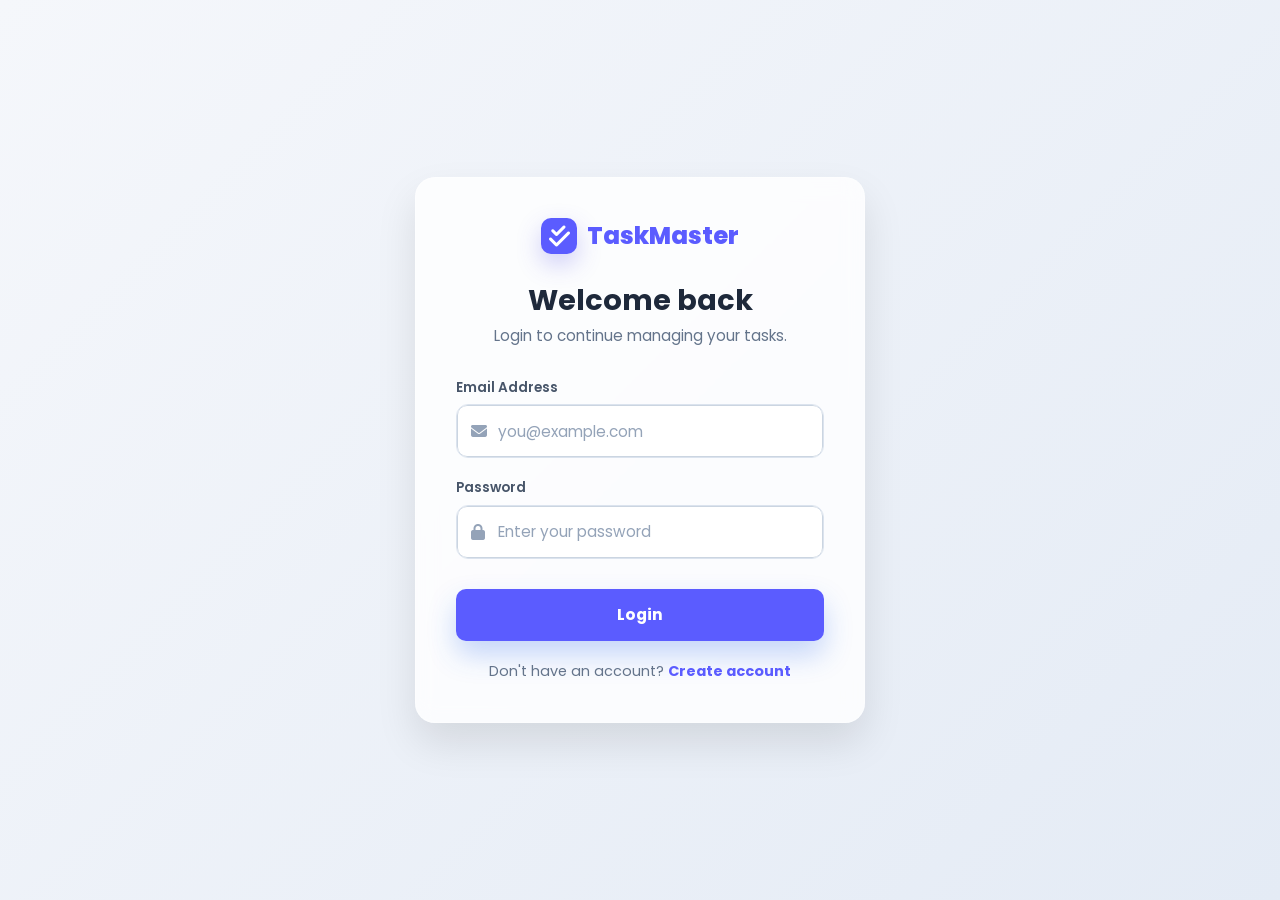
<file: login.html>
<!DOCTYPE html>
<html lang="en">
<head>
    <meta charset="UTF-8">
    <meta name="viewport" content="width=device-width, initial-scale=1.0">
    <title>Login - TaskMaster</title>
    <link rel="preconnect" href="https://fonts.googleapis.com">
    <link rel="preconnect" href="https://fonts.gstatic.com" crossorigin>
    <link href="https://fonts.googleapis.com/css2?family=Poppins:wght@400;500;600&display=swap" rel="stylesheet">
    <link rel="stylesheet" href="https://cdnjs.cloudflare.com/ajax/libs/font-awesome/6.4.0/css/all.min.css">
    <link rel="stylesheet" href="css/styles.css?v=7">
</head>
<body class="clean-auth-body">
    <main class="clean-auth-page">
        <section class="clean-auth-card">
            <a class="clean-brand" href="index.html">
                <span><i class="fas fa-check-double"></i></span>
                TaskMaster
            </a>
            <div class="clean-auth-header">
                <h1>Welcome back</h1>
                <p>Login to continue managing your tasks.</p>
            </div>
            <form class="clean-auth-form" id="loginForm">
                <div class="clean-field">
                    <label for="email">Email Address</label>
                    <div class="clean-input">
                        <i class="fas fa-envelope"></i>
                        <input type="email" id="email" name="email" required placeholder="you@example.com">
                    </div>
                </div>
                <div class="clean-field">
                    <label for="password">Password</label>
                    <div class="clean-input">
                        <i class="fas fa-lock"></i>
                        <input type="password" id="password" name="password" required placeholder="Enter your password">
                    </div>
                </div>
                <button type="submit" class="clean-primary-btn">Login</button>
            </form>
            <p class="clean-auth-switch">
                Don't have an account? <a href="register.html">Create account</a>
            </p>
        </section>
    </main>
    <script src="js/auth.js"></script>
</body>
</html>
</file>
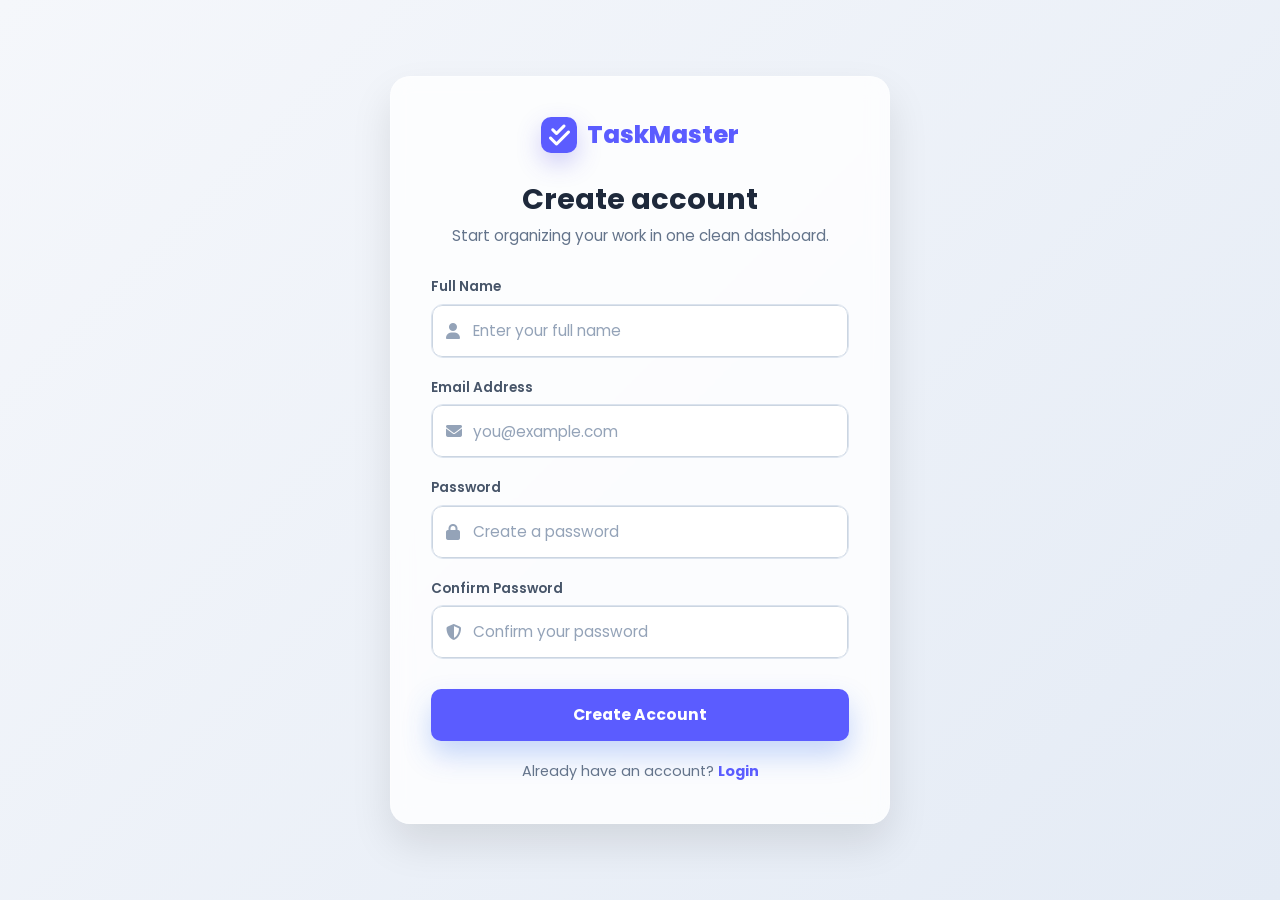
<file: register.html>
<!DOCTYPE html>
<html lang="en">
<head>
    <meta charset="UTF-8">
    <meta name="viewport" content="width=device-width, initial-scale=1.0">
    <title>Register - TaskMaster</title>
    <link rel="preconnect" href="https://fonts.googleapis.com">
    <link rel="preconnect" href="https://fonts.gstatic.com" crossorigin>
    <link href="https://fonts.googleapis.com/css2?family=Poppins:wght@400;500;600&display=swap" rel="stylesheet">
    <link rel="stylesheet" href="https://cdnjs.cloudflare.com/ajax/libs/font-awesome/6.4.0/css/all.min.css">
    <link rel="stylesheet" href="css/styles.css?v=11">
</head>
<body class="clean-auth-body">
    <main class="clean-auth-page">
        <section class="clean-auth-card register-card">
            <a class="clean-brand" href="index.html">
                <span><i class="fas fa-check-double"></i></span>
                TaskMaster
            </a>
            <div class="clean-auth-header">
                <h1>Create account</h1>
                <p>Start organizing your work in one clean dashboard.</p>
            </div>
            <form class="clean-auth-form" id="registerForm">
                <div class="clean-field">
                    <label for="fullName">Full Name</label>
                    <div class="clean-input">
                        <i class="fas fa-user"></i>
                        <input type="text" id="fullName" name="fullName" required placeholder="Enter your full name">
                    </div>
                </div>
                <div class="clean-field">
                    <label for="email">Email Address</label>
                    <div class="clean-input">
                        <i class="fas fa-envelope"></i>
                        <input type="email" id="email" name="email" required placeholder="you@example.com">
                    </div>
                </div>
                <div class="clean-field">
                    <label for="password">Password</label>
                    <div class="clean-input">
                        <i class="fas fa-lock"></i>
                        <input type="password" id="password" name="password" required placeholder="Create a password">
                    </div>
                </div>
                <div class="clean-field">
                    <label for="confirmPassword">Confirm Password</label>
                    <div class="clean-input">
                        <i class="fas fa-shield-alt"></i>
                        <input type="password" id="confirmPassword" name="confirmPassword" required placeholder="Confirm your password">
                    </div>
                </div>
                <button type="submit" class="clean-primary-btn">Create Account</button>
            </form>
            <p class="clean-auth-switch">
                Already have an account? <a href="login.html">Login</a>
            </p>
        </section>
    </main>
    <script src="js/auth.js"></script>
</body>
</html>
</file>
<file: css/styles.css>
* {
    box-sizing: border-box;
    margin: 0;
    padding: 0;
}

:root {
    --ink: #202338;
    --muted: #8b91a8;
    --soft: #f4f6fd;
    --line: #e7eaf5;
    --white: #ffffff;
    --blue: #2528d9;
    --blue-soft: #edf0ff;
    --violet: #5b5cff;
    --coral: #ff6269;
    --coral-dark: #f14d56;
    --green: #22c55e;
    --red: #ef4444;
    --yellow: #f59e0b;
    --shadow: 0 18px 45px rgba(51, 62, 99, 0.13);
    --small-shadow: 0 9px 20px rgba(51, 62, 99, 0.1);
    --radius: 8px;
}

body {
    min-height: 100vh;
    color: var(--ink);
    background: #f6f8ff;
    font-family: "Poppins", Arial, sans-serif;
    line-height: 1.5;
}

button,
input,
select {
    font: inherit;
}

button {
    cursor: pointer;
}

a {
    color: inherit;
}

/* Auth pages */
.auth-body {
    overflow-x: hidden;
    background: #fff;
}

.auth-split {
    min-height: 100vh;
    display: grid;
    grid-template-columns: 1.45fr 1fr;
}

.auth-visual {
    position: relative;
    min-height: 100vh;
    overflow: hidden;
    padding: 80px 0 48px 112px;
    color: #fff;
    background:
        linear-gradient(135deg, rgba(255, 255, 255, 0.06), transparent 45%),
        linear-gradient(160deg, #3332e6 0%, #1417ac 100%);
}

.auth-visual::before,
.auth-visual::after,
.visual-rings {
    content: "";
    position: absolute;
    border: 1px solid rgba(255, 255, 255, 0.11);
    border-radius: 42px;
    transform: rotate(-24deg);
}

.auth-visual::before {
    width: 560px;
    height: 560px;
    left: 95px;
    top: 70px;
}

.auth-visual::after {
    width: 650px;
    height: 650px;
    left: 125px;
    top: 120px;
}

.visual-rings {
    width: 740px;
    height: 740px;
    left: 165px;
    top: 170px;
}

.spark-mark {
    position: relative;
    z-index: 1;
    margin-bottom: 72px;
    font-size: 4.8rem;
    line-height: 1;
}

.visual-copy {
    position: relative;
    z-index: 1;
    max-width: 460px;
}

.visual-copy h1 {
    margin-bottom: 28px;
    font-size: clamp(3rem, 6vw, 4.8rem);
    line-height: 1.08;
    font-weight: 700;
}

.visual-copy p {
    max-width: 390px;
    color: rgba(255, 255, 255, 0.84);
    font-size: 1.1rem;
}

.visual-footer {
    position: absolute;
    z-index: 1;
    bottom: 28px;
    left: 112px;
    color: rgba(255, 255, 255, 0.45);
}

.auth-panel {
    min-height: 100vh;
    display: flex;
    flex-direction: column;
    justify-content: center;
    padding: 58px 48px;
    background: #fff;
}

.auth-brand {
    margin-bottom: 54px;
    color: #1d1d1f;
    font-size: 1.55rem;
    font-weight: 800;
}

.auth-card {
    width: min(100%, 420px);
}

.auth-card.compact {
    margin: 0 auto;
}

.auth-header {
    margin-bottom: 28px;
}

.auth-header.centered {
    text-align: center;
}

.auth-header h1 {
    margin-bottom: 8px;
    color: #1d1d1f;
    font-size: 2.15rem;
    line-height: 1.12;
}

.auth-header p {
    color: #535760;
    font-size: 0.9rem;
}

.auth-header a,
.auth-footer a {
    color: #171717;
    font-weight: 800;
}

.auth-form {
    display: grid;
    gap: 18px;
}

.field-line input {
    width: 100%;
    height: 46px;
    border: 0;
    border-bottom: 2px solid #b7b7b7;
    outline: none;
    color: #1d1d1f;
    background: transparent;
    font-size: 0.95rem;
}

.field-line input:focus {
    border-color: #111;
}

.auth-primary-btn,
.auth-google-btn {
    width: 100%;
    min-height: 46px;
    border-radius: 5px;
    font-weight: 800;
    transition: background 160ms ease, border-color 160ms ease, color 160ms ease;
}

.auth-primary-btn {
    margin-top: 6px;
    color: #fff;
    background: #202020;
    border: 1px solid #202020;
}

.auth-primary-btn:hover {
    background: #000;
}

.auth-google-btn {
    display: inline-flex;
    align-items: center;
    justify-content: center;
    gap: 12px;
    color: #1f2937;
    background: #fff;
    border: 1px solid #d9d9d9;
}

.auth-google-btn:hover {
    background: #f7f7f7;
}

.auth-google-btn i {
    color: #4285f4;
    font-size: 1.05rem;
}

.auth-footer {
    display: flex;
    justify-content: center;
    gap: 12px;
    margin-top: 24px;
    color: #b0b0b0;
    font-size: 0.82rem;
}

.auth-body-light {
    background: #eef3ff;
}

.auth-split-reverse {
    grid-template-columns: 0.95fr 1fr;
    min-height: calc(100vh - 12px);
    margin: 6px;
    overflow: hidden;
    border: 1px solid #cbd8ff;
    border-radius: 4px;
    background: #fff;
}

.auth-panel-wide {
    padding: 54px 58px;
}

.auth-logo-row {
    display: flex;
    align-items: center;
    justify-content: center;
    gap: 12px;
    margin-bottom: 38px;
    font-size: 1.35rem;
}

.logo-chip {
    width: 34px;
    height: 34px;
    display: grid;
    place-items: center;
    color: #fff;
    background: var(--violet);
    border-radius: 4px;
}

.auth-panel-wide .auth-card {
    width: min(100%, 430px);
}

.auth-panel-wide .auth-header h1 {
    color: #323a50;
    font-size: 2.35rem;
}

.divider {
    display: flex;
    align-items: center;
    gap: 16px;
    margin: 22px 0;
    color: #c3c7d4;
    font-size: 0.73rem;
    font-weight: 800;
    letter-spacing: 1.8px;
    text-transform: uppercase;
}

.divider::before,
.divider::after {
    content: "";
    height: 1px;
    flex: 1;
    background: var(--line);
}

.form-group label {
    display: block;
    margin-bottom: 8px;
    color: #273044;
    font-size: 0.86rem;
    font-weight: 700;
}

.form-group input {
    width: 100%;
    min-height: 48px;
    padding: 0 16px;
    color: var(--ink);
    background: #fff;
    border: 1px solid #e2e6f0;
    border-radius: 3px;
    outline: none;
}

.form-group input:focus {
    border-color: var(--violet);
    box-shadow: 0 0 0 4px rgba(91, 92, 255, 0.1);
}

.auth-panel-wide .auth-primary-btn {
    background: var(--violet);
    border-color: var(--violet);
}

.auth-panel-wide .auth-primary-btn:hover {
    background: #494bf2;
}

.academy-visual {
    position: relative;
    display: flex;
    align-items: center;
    justify-content: center;
    overflow: hidden;
    background: linear-gradient(180deg, #f0f4ff 0%, #e9efff 100%);
}

.academy-copy {
    position: absolute;
    top: 58px;
    right: 58px;
    width: 270px;
    text-align: right;
}

.academy-copy strong {
    display: block;
    margin-bottom: 14px;
    color: #394056;
}

.academy-copy p {
    margin-bottom: 18px;
    color: #a1a8ba;
    font-size: 0.85rem;
}

.academy-copy a {
    display: inline-flex;
    min-height: 30px;
    align-items: center;
    padding: 0 16px;
    color: #687086;
    border: 1px solid #b8bfd1;
    text-decoration: none;
    font-size: 0.72rem;
    font-weight: 800;
    text-transform: uppercase;
}

.desk-illustration {
    position: relative;
    width: 470px;
    height: 430px;
    margin-top: 92px;
}

.desk {
    position: absolute;
    left: 42px;
    top: 255px;
    width: 330px;
    height: 18px;
    background: #8aa3ff;
    border-radius: 999px;
}

.desk::before,
.desk::after {
    content: "";
    position: absolute;
    top: 16px;
    width: 8px;
    height: 130px;
    background: #9fb3ff;
    border-radius: 999px;
}

.desk::before {
    left: 42px;
    transform: rotate(12deg);
}

.desk::after {
    right: 42px;
    transform: rotate(-12deg);
}

.person {
    position: absolute;
    left: 170px;
    top: 105px;
    width: 86px;
    height: 190px;
    background: linear-gradient(180deg, #d84691 0 42%, #343b5c 42% 100%);
    border-radius: 44px 44px 18px 18px;
}

.person::before {
    content: "";
    position: absolute;
    top: -58px;
    left: 22px;
    width: 52px;
    height: 58px;
    background: #ffe0d6;
    border-radius: 45% 45% 48% 48%;
    box-shadow: -14px -7px 0 #303852;
}

.person::after {
    content: "";
    position: absolute;
    bottom: -78px;
    left: 22px;
    width: 122px;
    height: 86px;
    border-left: 18px solid #303852;
    border-bottom: 18px solid #303852;
    transform: rotate(-12deg);
}

.screen {
    position: absolute;
    left: 230px;
    top: 145px;
    width: 135px;
    height: 92px;
    background: #fff;
    border-radius: 8px;
    box-shadow: var(--small-shadow);
}

.screen::before {
    content: "";
    position: absolute;
    left: 22px;
    top: 24px;
    width: 42px;
    height: 42px;
    background: linear-gradient(90deg, #d84691 50%, #f7c6df 50%);
}

.screen::after {
    content: "";
    position: absolute;
    right: 22px;
    top: 25px;
    width: 40px;
    height: 40px;
    background: #2ed5bd;
    border-radius: 50%;
}

.plant {
    position: absolute;
    right: 40px;
    bottom: 46px;
    width: 66px;
    height: 78px;
    background: #313a55;
    clip-path: polygon(16% 0, 84% 0, 70% 100%, 30% 100%);
}

.plant::before {
    content: "";
    position: absolute;
    left: -12px;
    top: -78px;
    width: 92px;
    height: 92px;
    background: #2dcf83;
    border-radius: 80% 0 80% 0;
    transform: rotate(45deg);
}

/* Dashboard pages */
.dashboard-body {
    background: #f4f7ff;
}

.dashboard-shell {
    min-height: 100vh;
    display: grid;
    grid-template-columns: 1fr !important;
}

.topbar.glass-header {
    position: sticky;
    top: 0;
    z-index: 100;
    height: 70px;
    display: flex;
    align-items: center;
    justify-content: space-between;
    padding: 0 30px;
    color: #fff;
    background: linear-gradient(135deg, rgba(37, 40, 217, 0.9), rgba(91, 92, 255, 0.9));
    backdrop-filter: blur(10px);
    border-bottom: 1px solid rgba(255, 255, 255, 0.1);
    box-shadow: 0 4px 20px rgba(0, 0, 0, 0.05);
}

.horizontal-nav {
    display: flex;
    gap: 20px;
    list-style: none;
}

.horizontal-nav a {
    color: rgba(255, 255, 255, 0.8);
    text-decoration: none;
    font-weight: 600;
    padding: 8px 16px;
    border-radius: 20px;
    transition: all 0.3s ease;
}

.horizontal-nav li.active a,
.horizontal-nav a:hover {
    color: #fff;
    background: rgba(255, 255, 255, 0.2);
}

.full-width-content {
    max-width: 1200px;
    margin: 30px auto;
    padding: 0 20px;
}

.header-right {
    display: flex;
    align-items: center;
    gap: 20px;
}

.mini-avatar {
    width: 32px;
    height: 32px;
    border-radius: 50%;
    background: #fff;
    color: var(--blue);
    display: grid;
    place-items: center;
    font-weight: bold;
    font-size: 0.8rem;
}

.auth-buttons {
    display: flex;
    align-items: center;
    gap: 10px;
}

.username {
    color: #fff;
    font-weight: 600;
    display: flex;
    align-items: center;
    gap: 5px;
}

.auth-btn {
    color: #fff;
    text-decoration: none;
    padding: 6px 12px;
    border-radius: 15px;
    background: rgba(255, 255, 255, 0.2);
    transition: all 0.3s ease;
    display: flex;
    align-items: center;
    gap: 5px;
}

.auth-btn:hover {
    background: rgba(255, 255, 255, 0.3);
}

.brand-word {
    color: #fff;
    font-size: 1.55rem;
    font-weight: 800;
    display: flex;
    align-items: center;
    gap: 10px;
}

.brand-word span {
    color: #fff;
}

.profile-card {
    display: grid;
    justify-items: center;
    gap: 6px;
    margin-bottom: 22px;
    text-align: center;
}

.avatar {
    width: 68px;
    height: 68px;
    display: grid;
    place-items: center;
    color: var(--coral);
    background: #fff;
    border: 4px solid rgba(255, 255, 255, 0.42);
    border-radius: 50%;
    font-size: 1.2rem;
    font-weight: 800;
}

.profile-card strong {
    font-size: 0.93rem;
}

.profile-card span {
    color: rgba(255, 255, 255, 0.76);
    font-size: 0.76rem;
}

.nav-links {
    display: flex !important;
    gap: 20px !important;
    list-style: none;
}

.nav-links a {
    min-height: 48px;
    display: flex;
    align-items: center;
    gap: 12px;
    padding: 0 16px;
    color: rgba(255, 255, 255, 0.8);
    border-radius: 30px;
    text-decoration: none;
    font-size: 0.9rem;
    font-weight: 600;
    transition: all 0.3s cubic-bezier(0.4, 0, 0.2, 1);
}

.nav-links li.active a,
.nav-links a:hover {
    color: #fff;
    background: rgba(255, 255, 255, 0.2);
    box-shadow: 0 4px 15px rgba(0, 0, 0, 0.05);
}

.sidebar .auth-buttons {
    display: grid;
    gap: 10px;
    margin-top: auto;
}

.auth-buttons .auth-btn,
.auth-btn {
    min-height: 42px;
    display: flex;
    align-items: center;
    justify-content: center;
    gap: 8px;
    border-radius: var(--radius);
    text-decoration: none;
    font-size: 0.82rem;
    font-weight: 800;
}

.sidebar .auth-buttons .auth-btn {
    color: var(--coral);
    background: #fff;
}

.username {
    display: flex;
    justify-content: center;
    color: #fff;
    font-size: 0.82rem;
    font-weight: 700;
}

.dashboard-main {
    min-width: 0;
}

.topbar {
    display: flex;
    align-items: center;
    justify-content: space-between;
    gap: 20px;
    margin-bottom: 28px;
}

.search-pill {
    width: min(520px, 100%);
    min-height: 40px;
    display: grid;
    grid-template-columns: 1fr 40px;
    overflow: hidden;
    background: #fff;
    border: 1px solid var(--line);
    border-radius: 6px;
    box-shadow: var(--small-shadow);
}

.search-pill input {
    min-width: 0;
    border: 0;
    outline: none;
    padding: 0 16px;
    color: var(--ink);
}

.search-pill button,
.top-actions button {
    border: 0;
    color: #fff;
    background: var(--coral);
}

.top-actions {
    display: flex;
    align-items: center;
    gap: 12px;
}

.top-actions button {
    width: 38px;
    height: 38px;
    border-radius: 7px;
}

.top-actions span {
    color: #30364b;
    font-size: 0.72rem;
    line-height: 1.15;
}

.top-actions strong {
    color: #2a72e8;
}

.welcome-row {
    display: flex;
    align-items: center;
    justify-content: space-between;
    gap: 18px;
    margin-bottom: 28px;
}

.welcome-row h1 {
    color: #111;
    font-size: clamp(1.45rem, 3vw, 2.05rem);
    font-weight: 600;
}

.welcome-row h1::after {
    content: " 👋";
}

.team-stack {
    display: flex;
    align-items: center;
    gap: 8px;
}

.team-stack span {
    width: 28px;
    height: 28px;
    margin-left: -12px;
    background: linear-gradient(135deg, #27304f, #ffb86b);
    border: 2px solid #fff;
    border-radius: 50%;
}

.team-stack span:first-child {
    margin-left: 0;
}

.team-stack span:nth-child(2) {
    background: linear-gradient(135deg, #3659ff, #70e1f5);
}

.team-stack span:nth-child(3) {
    background: linear-gradient(135deg, #913cf4, #ff7aad);
}

.team-stack span:nth-child(4) {
    background: linear-gradient(135deg, #111827, #94a3b8);
}

.team-stack button {
    min-height: 32px;
    padding: 0 13px;
    color: var(--coral);
    background: #fff;
    border: 1px solid #ffd3d6;
    border-radius: 6px;
    font-size: 0.78rem;
    font-weight: 800;
}

.container {
    width: min(100%, 1000px);
    margin: 0 auto;
    padding: 22px;
    background: rgba(255, 255, 255, 0.74);
    border: 1px solid #d9deed;
    box-shadow: var(--shadow);
}

.task-dashboard-card,
.analytics-dashboard-card {
    width: min(100%, 930px);
}

.section-title {
    display: flex;
    align-items: center;
    justify-content: space-between;
    gap: 14px;
    margin-bottom: 18px;
    color: var(--coral);
    font-size: 0.94rem;
    font-weight: 800;
}

.section-title small {
    color: var(--muted);
    font-size: 0.76rem;
    font-weight: 600;
}

.task-form {
    display: grid;
    grid-template-columns: minmax(180px, 1fr) 150px 145px 128px;
    gap: 12px;
    margin-bottom: 18px;
}

.task-form input,
.task-form select,
.controls select {
    min-height: 42px;
    padding: 0 12px;
    color: #30364b;
    background: #fff;
    border: 1px solid var(--line);
    border-radius: 6px;
    outline: none;
}

.task-form input:focus,
.task-form select:focus,
.controls select:focus {
    border-color: var(--coral);
    box-shadow: 0 0 0 3px rgba(255, 98, 105, 0.12);
}

.add-btn {
    min-height: 42px;
    display: inline-flex;
    align-items: center;
    justify-content: center;
    gap: 8px;
    color: #fff;
    background: var(--coral);
    border: 0;
    border-radius: 6px;
    font-weight: 800;
}

.add-btn:hover {
    background: var(--coral-dark);
}

.controls {
    display: flex;
    justify-content: space-between;
    gap: 14px;
    margin-bottom: 20px;
}

.filters {
    display: flex;
    flex-wrap: wrap;
    gap: 8px;
}

.filter-btn {
    min-height: 38px;
    display: inline-flex;
    align-items: center;
    gap: 8px;
    padding: 0 13px;
    color: var(--coral);
    background: #fff;
    border: 1px solid #ffd3d6;
    border-radius: 6px;
    font-weight: 800;
}

.filter-btn.active,
.filter-btn:hover {
    color: #fff;
    background: var(--coral);
}

.task-list {
    width: 100% !important;
    display: flex;
    flex-direction: column;
    gap: 14px;
    align-items: stretch !important;
}

.task-item {
    width: 100%;
    min-height: 118px;
    display: grid;
    gap: 12px;
    padding: 16px;
    background: #fff;
    border: 1px solid #dfe4f1;
    border-radius: var(--radius);
    box-shadow: var(--small-shadow);
}

.task-content {
    display: flex;
    align-items: flex-start;
    gap: 9px;
    flex-wrap: wrap;
}

.complete-btn {
    width: 24px;
    height: 24px;
    display: grid;
    place-items: center;
    flex: 0 0 auto;
    color: #fff;
    background: #fff;
    border: 2px solid #2853ff;
    border-radius: 50%;
}

.task-item.completed .complete-btn {
    background: var(--green);
    border-color: var(--green);
}

.task-text {
    flex: 1 1 180px;
    min-width: 0;
    color: #1e2639;
    font-size: 0.88rem;
    font-weight: 800;
    overflow-wrap: anywhere;
}

.task-item.completed .task-text {
    color: #7a8196;
    text-decoration: line-through;
}

.priority-badge,
.due-date {
    min-height: 22px;
    display: inline-flex;
    align-items: center;
    gap: 5px;
    padding: 0 8px;
    border-radius: 999px;
    font-size: 0.64rem;
    font-weight: 800;
    text-transform: uppercase;
}

.priority-badge {
    color: #fff;
}

.priority-badge.high {
    background: var(--red);
}

.priority-badge.medium {
    background: var(--yellow);
}

.priority-badge.low {
    background: #2853ff;
}

.due-date {
    color: #8b91a8;
    background: #f4f6fd;
}

.task-actions {
    display: flex;
    justify-content: flex-end;
    gap: 8px;
}

.icon-btn,
.delete-btn {
    width: 32px;
    height: 32px;
    display: grid;
    place-items: center;
    background: #fff;
    border: 1px solid var(--line);
    border-radius: 7px;
}

.edit-btn {
    color: #2853ff;
}

.delete-btn {
    color: var(--coral);
}

.edit-btn:hover {
    background: var(--blue-soft);
}

.delete-btn:hover {
    background: #fff0f1;
}

.no-tasks,
.login-prompt {
    grid-column: 1 / -1;
    padding: 42px 24px;
    text-align: center;
    color: var(--muted);
    background: #fff;
    border: 1px dashed #d7ddec;
    border-radius: var(--radius);
}

.login-prompt h2 {
    color: var(--ink);
    margin: 8px 0;
}

.login-prompt i,
.no-tasks i {
    color: var(--coral);
    font-size: 2rem;
}

.login-prompt .auth-actions {
    display: flex;
    justify-content: center;
    gap: 10px;
    margin-top: 16px;
}

.login-prompt .auth-btn {
    padding: 0 16px;
    color: #fff;
    background: var(--coral);
}

.analytics-grid {
    display: grid;
    grid-template-columns: repeat(4, minmax(0, 1fr));
    gap: 14px;
    margin-bottom: 18px;
}

.stat-card,
.chart-card {
    background: #fff;
    border: 1px solid #dfe4f1;
    border-radius: var(--radius);
    box-shadow: var(--small-shadow);
}

.stat-card {
    display: flex;
    align-items: center;
    gap: 13px;
    min-height: 106px;
    padding: 16px;
}

.stat-icon {
    width: 46px;
    height: 46px;
    display: grid;
    place-items: center;
    flex: 0 0 auto;
    color: #fff;
    background: var(--coral);
    border-radius: 50%;
}

.stat-info h3 {
    color: var(--muted);
    font-size: 0.76rem;
}

.stat-info p {
    color: #12182b;
    font-size: 1.65rem;
    font-weight: 800;
}

.charts-grid {
    display: grid;
    grid-template-columns: repeat(2, minmax(0, 1fr));
    gap: 16px;
    margin-bottom: 16px;
}

.chart-card {
    height: 320px;
    display: flex;
    flex-direction: column;
    padding: 16px;
}

.chart-card.full-width {
    height: 380px;
}

.chart-card h3 {
    display: flex;
    align-items: center;
    gap: 8px;
    margin-bottom: 12px;
    color: #273044;
    font-size: 0.95rem;
}

.chart-card h3 i {
    color: var(--coral);
}

.chart-container {
    position: relative;
    min-height: 0;
    flex: 1;
}

.features-modal {
    position: fixed;
    inset: 0;
    z-index: 100;
    display: none;
    align-items: center;
    justify-content: center;
    padding: 24px;
    background: rgba(18, 24, 43, 0.58);
}

.features-modal.active {
    display: flex;
}

.modal-content {
    width: min(520px, 100%);
    padding: 24px;
    background: #fff;
    border-radius: var(--radius);
    box-shadow: var(--shadow);
}

.modal-content h2 {
    margin-bottom: 14px;
    color: #273044;
}

.modal-content ul {
    display: grid;
    gap: 10px;
    list-style: none;
}

.modal-content li {
    display: flex;
    gap: 10px;
    padding: 10px;
    background: #f7f8fd;
}

.close-modal {
    min-height: 38px;
    margin-top: 16px;
    padding: 0 14px;
    border: 1px solid var(--line);
    background: #fff;
}

.error-message,
.success-message,
.reminder-message {
    position: fixed;
    right: 22px;
    z-index: 1000;
    max-width: min(420px, calc(100vw - 44px));
    padding: 13px 16px;
    color: #fff;
    border-radius: 8px;
    box-shadow: var(--small-shadow);
    font-weight: 700;
}

.error-message {
    top: 22px;
    background: var(--red);
}

.success-message {
    top: 22px;
    background: var(--green);
}

.reminder-message {
    bottom: 22px;
}

.fade-out {
    opacity: 0;
}

@media (max-width: 680px) {
    .auth-split,
    .auth-split-reverse {
        grid-template-columns: 1fr;
    }

    .auth-visual,
    .academy-visual {
        min-height: 360px;
        padding: 46px 36px;
    }

    .auth-panel,
    .auth-panel-wide {
        min-height: auto;
        padding: 46px 36px;
    }

    .auth-brand {
        margin-bottom: 36px;
    }

    .dashboard-shell {
        grid-template-columns: 1fr;
    }

    .sidebar {
        position: static;
        height: auto;
    }

    .sidebar .auth-buttons,
    .nav-links {
        grid-template-columns: repeat(2, minmax(0, 1fr));
    }

    .analytics-grid,
    .task-form {
        grid-template-columns: repeat(2, minmax(0, 1fr));
    }

    .task-form input[type="text"] {
        grid-column: 1 / -1;
    }
}

/* Removed duplicate v7 layout styles to fix layout conflicts */

@media (max-width: 760px) {
    .dashboard-main {
        padding: 18px;
    }

    .topbar {
        grid-template-columns: 44px 1fr;
        display: grid;
        margin: -18px -18px 22px;
        padding: 12px 18px;
    }

    .top-actions {
        grid-column: 1 / -1;
        justify-content: space-between;
        margin-left: 0;
    }
}

@media (max-width: 760px) {
    .dashboard-main {
        padding: 16px;
    }

    .topbar,
    .welcome-row,
    .controls {
        align-items: stretch;
        flex-direction: column;
    }

    .task-list,
    .charts-grid,
    .analytics-grid,
    .task-form {
        grid-template-columns: 1fr;
    }

    .task-form input[type="text"] {
        grid-column: auto;
    }

    .container {
        padding: 16px;
    }

    .auth-visual {
        padding-left: 34px;
    }

    .visual-footer {
        left: 34px;
    }
}

@media (max-width: 520px) {
    .auth-panel,
    .auth-panel-wide {
        padding: 34px 22px;
    }

    .auth-header h1 {
        font-size: 1.75rem;
    }

    .sidebar .auth-buttons,
    .nav-links {
        grid-template-columns: 1fr;
    }
}

/* Final clean auth design */
.clean-auth-body {
    min-height: 100vh;
    background:
        radial-gradient(circle at 12% 18%, rgba(99, 102, 241, 0.28), transparent 28%),
        radial-gradient(circle at 88% 16%, rgba(20, 184, 166, 0.22), transparent 30%),
        linear-gradient(135deg, #eef2ff 0%, #f8fafc 48%, #ecfeff 100%);
}

.clean-auth-page {
    min-height: 100vh;
    display: grid;
    place-items: center;
    padding: 32px 16px;
}

.clean-auth-card {
    width: min(100%, 440px);
    padding: 34px;
    background: rgba(255, 255, 255, 0.94);
    border: 1px solid rgba(226, 232, 240, 0.9);
    border-radius: 18px;
    box-shadow: 0 24px 70px rgba(15, 23, 42, 0.16);
    backdrop-filter: blur(18px);
}

.clean-auth-card.register-card {
    width: min(100%, 500px);
}

.clean-brand {
    display: inline-flex;
    align-items: center;
    gap: 10px;
    margin-bottom: 28px;
    color: #111827;
    text-decoration: none;
    font-size: 1.2rem;
    font-weight: 800;
}

.clean-brand span {
    width: 38px;
    height: 38px;
    display: grid;
    place-items: center;
    color: #fff;
    background: linear-gradient(135deg, #4f46e5, #14b8a6);
    border-radius: 11px;
    box-shadow: 0 10px 24px rgba(79, 70, 229, 0.26);
}

.clean-auth-header {
    margin-bottom: 24px;
}

.clean-auth-header h1 {
    margin-bottom: 8px;
    color: #0f172a;
    font-size: 2rem;
    line-height: 1.15;
    letter-spacing: 0;
}

.clean-auth-header p {
    color: #64748b;
    font-size: 0.96rem;
}

.clean-auth-form {
    display: grid;
    gap: 16px;
}

.clean-field label {
    display: block;
    margin-bottom: 8px;
    color: #334155;
    font-size: 0.88rem;
    font-weight: 700;
}

.clean-input {
    min-height: 52px;
    display: grid;
    grid-template-columns: 42px 1fr;
    align-items: center;
    overflow: hidden;
    background: #fff;
    border: 1px solid #dbe3ee;
    border-radius: 12px;
    transition: border-color 160ms ease, box-shadow 160ms ease;
}

.clean-input:focus-within {
    border-color: #4f46e5;
    box-shadow: 0 0 0 4px rgba(79, 70, 229, 0.14);
}

.clean-input i {
    color: #6366f1;
    text-align: center;
}

.clean-input input {
    width: 100%;
    height: 52px;
    padding: 0 14px 0 0;
    color: #0f172a;
    background: transparent;
    border: 0;
    outline: 0;
    font-size: 0.96rem;
}

.clean-input input::placeholder {
    color: #94a3b8;
}

.clean-primary-btn {
    min-height: 52px;
    width: 100%;
    margin-top: 4px;
    color: #fff;
    background: linear-gradient(135deg, #4f46e5, #2563eb);
    border: 0;
    border-radius: 12px;
    box-shadow: 0 14px 28px rgba(37, 99, 235, 0.26);
    font-size: 0.98rem;
    font-weight: 800;
    transition: transform 160ms ease, box-shadow 160ms ease, filter 160ms ease;
}

.clean-primary-btn:hover {
    filter: brightness(1.03);
    transform: translateY(-1px);
    box-shadow: 0 18px 34px rgba(37, 99, 235, 0.31);
}

.clean-auth-switch {
    margin-top: 22px;
    color: #64748b;
    text-align: center;
    font-size: 0.92rem;
}

.clean-auth-switch a {
    color: #4f46e5;
    font-weight: 800;
    text-decoration: none;
}

.clean-auth-switch a:hover {
    text-decoration: underline;
}

/* Final dashboard color polish */
.dashboard-body {
    background:
        radial-gradient(circle at 18% 8%, rgba(79, 70, 229, 0.13), transparent 28%),
        radial-gradient(circle at 92% 20%, rgba(20, 184, 166, 0.15), transparent 30%),
        linear-gradient(135deg, #f8fafc 0%, #eef2ff 55%, #ecfeff 100%);
}

.sidebar {
    background: linear-gradient(180deg, #312e81 0%, #2563eb 54%, #0f766e 100%);
    box-shadow: 12px 0 34px rgba(37, 99, 235, 0.18);
}

.avatar,
.nav-links li.active a,
.nav-links a:hover,
.sidebar .auth-buttons .auth-btn {
    color: #2563eb;
}

.search-pill button,
.top-actions button,
.add-btn,
.filter-btn.active,
.filter-btn:hover,
.stat-icon {
    background: linear-gradient(135deg, #4f46e5, #14b8a6);
}

.section-title,
.chart-card h3 i,
.login-prompt i,
.no-tasks i {
    color: #4f46e5;
}

.team-stack button,
.filter-btn {
    color: #4f46e5;
    border-color: #c7d2fe;
}

.container,
.task-item,
.stat-card,
.chart-card,
.search-pill,
.controls {
    border-color: rgba(203, 213, 225, 0.9);
    box-shadow: 0 18px 45px rgba(15, 23, 42, 0.1);
}

.container {
    background: rgba(255, 255, 255, 0.82);
    border-radius: 18px;
    backdrop-filter: blur(12px);
}

.welcome-row h1::after {
    content: "";
}

@media (max-width: 560px) {
    .clean-auth-card,
    .clean-auth-card.register-card {
        padding: 24px;
        border-radius: 16px;
    }

    .clean-auth-header h1 {
        font-size: 1.65rem;
    }
}

/* Single-page dashboard behavior */
.dashboard-view {
    display: none;
}

.dashboard-view.active {
    display: block;
}

.app-modal {
    position: fixed;
    inset: 0;
    z-index: 1200;
    display: none;
    place-items: center;
    padding: 24px;
    background: rgba(15, 23, 42, 0.58);
    backdrop-filter: blur(8px);
}

.app-modal.active {
    display: grid;
}

.app-modal-card {
    position: relative;
    width: min(100%, 520px);
    max-height: calc(100vh - 48px);
    overflow: auto;
    padding: 28px;
    background: rgba(255, 255, 255, 0.98);
    border: 1px solid rgba(226, 232, 240, 0.95);
    border-radius: 18px;
    box-shadow: 0 28px 80px rgba(15, 23, 42, 0.24);
}

.app-modal-card h2 {
    display: flex;
    align-items: center;
    gap: 10px;
    margin-bottom: 18px;
    color: #0f172a;
    font-size: 1.35rem;
}

.app-modal-card h2 i {
    color: #4f46e5;
}

.modal-x {
    position: absolute;
    top: 16px;
    right: 16px;
    width: 36px;
    height: 36px;
    display: grid;
    place-items: center;
    color: #64748b;
    background: #f8fafc;
    border: 1px solid #e2e8f0;
    border-radius: 10px;
}

.settings-form {
    display: grid;
    gap: 14px;
}

.settings-form label {
    display: grid;
    gap: 7px;
    color: #334155;
    font-size: 0.88rem;
    font-weight: 700;
}

.settings-form input,
.edit-task-card input,
.edit-task-card select {
    min-height: 46px;
    width: 100%;
    padding: 0 13px;
    color: #0f172a;
    background: #fff;
    border: 1px solid #dbe3ee;
    border-radius: 11px;
    outline: 0;
}

.settings-form input:focus,
.edit-task-card input:focus,
.edit-task-card select:focus {
    border-color: #4f46e5;
    box-shadow: 0 0 0 4px rgba(79, 70, 229, 0.12);
}

.panel-list {
    display: grid;
    gap: 10px;
}

.panel-item {
    display: grid;
    gap: 4px;
    padding: 13px;
    background: #f8fafc;
    border: 1px solid #e2e8f0;
    border-radius: 12px;
}

.panel-item strong {
    color: #0f172a;
}

.panel-item span,
.helper-text {
    color: #64748b;
    font-size: 0.9rem;
}

.helper-text {
    margin-top: 12px;
}

.edit-task-card {
    grid-template-columns: minmax(180px, 1fr) 150px 145px auto;
    align-items: center;
}

.save-btn {
    color: #16a34a;
}

.save-btn:hover {
    background: #dcfce7;
}

.insight-grid {
    display: grid;
    grid-template-columns: repeat(2, minmax(0, 1fr));
    gap: 16px;
}

.insight-card,
.category-card {
    padding: 18px;
    background: #fff;
    border: 1px solid rgba(203, 213, 225, 0.9);
    border-radius: 16px;
    box-shadow: 0 18px 45px rgba(15, 23, 42, 0.08);
}

.insight-card h3,
.category-card h3 {
    display: flex;
    align-items: center;
    justify-content: space-between;
    gap: 10px;
    margin-bottom: 16px;
    color: #0f172a;
}

.donut-chart {
    width: 168px;
    height: 168px;
    margin: 12px auto;
    border-radius: 50%;
    background: conic-gradient(#22c55e var(--done), #f59e0b 0);
    position: relative;
}

.donut-chart::after {
    content: "";
    position: absolute;
    inset: 42px;
    background: #fff;
    border-radius: 50%;
}

.legend-row {
    display: flex;
    justify-content: center;
    gap: 18px;
    color: #64748b;
    font-size: 0.88rem;
}

.dot {
    width: 10px;
    height: 10px;
    display: inline-block;
    margin-right: 6px;
    border-radius: 50%;
}

.dot.green {
    background: #22c55e;
}

.dot.yellow {
    background: #f59e0b;
}

.priority-bars {
    display: grid;
    gap: 14px;
}

.priority-bars div {
    display: grid;
    grid-template-columns: 80px 1fr 28px;
    align-items: center;
    gap: 10px;
    color: #475569;
}

.priority-bars b {
    height: 12px;
    min-width: 8px;
    background: linear-gradient(135deg, #4f46e5, #14b8a6);
    border-radius: 999px;
}

.priority-bars em {
    color: #0f172a;
    font-style: normal;
    font-weight: 800;
}

.category-grid {
    display: grid;
    grid-template-columns: repeat(3, minmax(0, 1fr));
    gap: 16px;
}

.category-card h3 span {
    min-width: 32px;
    height: 32px;
    display: grid;
    place-items: center;
    color: #fff;
    background: #4f46e5;
    border-radius: 10px;
    font-size: 0.9rem;
}

.category-card p {
    display: flex;
    gap: 8px;
    margin-top: 10px;
    color: #64748b;
    font-size: 0.9rem;
}

.category-card.high i {
    color: #ef4444;
}

.category-card.medium i {
    color: #f59e0b;
}

.category-card.low i {
    color: #22c55e;
}

@media (max-width: 920px) {
    .insight-grid,
    .category-grid,
    .edit-task-card {
        grid-template-columns: 1fr;
    }
}

/* Top navigation with hamburger/search/notification/logout */
.topbar {
    position: sticky;
    top: 0;
    z-index: 30;
    padding: 12px 0;
    background: rgba(248, 250, 252, 0.78);
    backdrop-filter: blur(14px);
}

.hamburger-btn {
    width: 44px;
    height: 44px;
    display: none;
    place-items: center;
    flex: 0 0 auto;
    color: #fff;
    background: linear-gradient(135deg, #4f46e5, #14b8a6);
    border: 0;
    border-radius: 12px;
    box-shadow: 0 12px 24px rgba(37, 99, 235, 0.22);
}

.top-actions #topLogoutBtn {
    background: linear-gradient(135deg, #ef4444, #f97316);
}

.search-pill {
    flex: 1;
    max-width: 640px;
}

@media (max-width: 680px) {
    .topbar {
        display: grid;
        grid-template-columns: 44px 1fr;
        align-items: center;
        gap: 10px;
    }

    .top-actions {
        grid-column: 1 / -1;
        justify-content: space-between;
        width: 100%;
    }

    .search-pill {
        width: 100%;
    }
}

/* Clean Auth Pages Styles */
.clean-auth-body {
    min-height: 100vh;
    display: flex;
    align-items: center;
    justify-content: center;
    background: linear-gradient(135deg, #f5f7fb 0%, #e4ebf5 100%);
    font-family: "Poppins", sans-serif;
}

.clean-auth-page {
    width: 100%;
    display: flex;
    justify-content: center;
    padding: 20px;
}

.clean-auth-card {
    width: min(100%, 450px);
    background: rgba(255, 255, 255, 0.8);
    backdrop-filter: blur(10px);
    border: 1px solid rgba(255, 255, 255, 0.3);
    border-radius: 20px;
    padding: 40px;
    box-shadow: 0 20px 40px rgba(0, 0, 0, 0.1);
    text-align: center;
}

.clean-brand {
    display: flex;
    align-items: center;
    justify-content: center;
    gap: 10px;
    font-size: 1.5rem;
    font-weight: 800;
    color: var(--violet);
    text-decoration: none;
    margin-bottom: 30px;
}

.clean-brand span {
    width: 36px;
    height: 36px;
    background: var(--violet);
    color: #fff;
    display: grid;
    place-items: center;
    border-radius: 10px;
}

.clean-auth-header h1 {
    font-size: 1.8rem;
    color: #1e293b;
    margin-bottom: 8px;
}

.clean-auth-header p {
    color: #64748b;
    font-size: 0.95rem;
    margin-bottom: 30px;
}

.clean-auth-form {
    display: grid;
    gap: 20px;
    text-align: left;
}

.clean-field label {
    display: block;
    font-size: 0.85rem;
    font-weight: 600;
    color: #475569;
    margin-bottom: 6px;
}

.clean-input {
    position: relative;
    display: flex;
    align-items: center;
}

.clean-input i {
    position: absolute;
    left: 14px;
    color: #94a3b8;
}

.clean-input input {
    width: 100%;
    padding: 12px 14px 12px 40px;
    border: 1px solid #cbd5e1;
    border-radius: 10px;
    outline: none;
    transition: all 0.3s ease;
    background: rgba(255, 255, 255, 0.9);
}

.clean-input input:focus {
    border-color: var(--violet);
    box-shadow: 0 0 0 4px rgba(91, 92, 255, 0.1);
}

.clean-primary-btn {
    width: 100%;
    padding: 14px;
    background: var(--violet);
    color: #fff;
    border: none;
    border-radius: 10px;
    font-weight: 700;
    cursor: pointer;
    transition: background 0.3s ease;
    margin-top: 10px;
}

.clean-primary-btn:hover {
    background: #494bf2;
}

.clean-auth-switch {
    margin-top: 20px;
    font-size: 0.9rem;
    color: #64748b;
}

.clean-auth-switch a {
    color: var(--violet);
    font-weight: 700;
    text-decoration: none;
}

/* Avatar Dropdown Styles */
.user-profile-dropdown {
    position: relative;
    cursor: pointer;
}

.user-profile-dropdown:hover .dropdown-menu {
    display: block;
}

.dropdown-menu {
    display: none;
    position: absolute;
    right: 0;
    top: 100%;
    background: #fff;
    border: 1px solid rgba(0, 0, 0, 0.1);
    border-radius: 12px;
    box-shadow: 0 10px 30px rgba(0, 0, 0, 0.1);
    padding: 10px 0;
    min-width: 220px;
    z-index: 1000;
}

.dropdown-menu a {
    display: flex;
    align-items: center;
    gap: 10px;
    padding: 10px 20px;
    color: #334155;
    text-decoration: none;
    font-size: 0.9rem;
    transition: background 0.2s ease;
}

.dropdown-menu a:hover {
    background: #f1f5f9;
}

.user-info {
    padding: 10px 20px;
    display: flex;
    flex-direction: column;
}

.user-info strong {
    color: #0f172a;
    font-size: 0.95rem;
}

.user-info span {
    color: #64748b;
    font-size: 0.8rem;
}

.dropdown-menu hr {
    border: 0;
    border-top: 1px solid #e2e8f0;
    margin: 5px 0;
}

/* Edit Task Card Fixes */
.edit-task-card {
    width: 100% !important;
    display: grid !important;
    grid-template-columns: 2fr 1fr 1fr auto !important;
    gap: 12px !important;
    align-items: center !important;
    min-height: auto !important;
}

/* Header Avatar Fix */
.header-avatar {
    width: 36px;
    height: 36px;
    border-radius: 50%;
    background: #fff;
    color: var(--blue);
    display: grid;
    place-items: center;
    font-weight: bold;
    font-size: 0.9rem;
    box-shadow: 0 2px 5px rgba(0,0,0,0.1);
}

/* Dark Theme Styles */
body.dark-theme {
    background: #0f172a;
    color: #f8fafc;
}

body.dark-theme .container {
    background: rgba(30, 41, 59, 0.74);
    border-color: rgba(255, 255, 255, 0.1);
    color: #f8fafc;
}

body.dark-theme .task-item {
    background: #1e293b;
    border-color: rgba(255, 255, 255, 0.1);
    color: #f8fafc;
}

body.dark-theme .task-text {
    color: #f8fafc;
}

body.dark-theme .search-pill {
    background: #1e293b;
    border-color: rgba(255, 255, 255, 0.1);
}

body.dark-theme .search-pill input {
    background: #1e293b;
    color: #f8fafc;
}

body.dark-theme .task-form input,
body.dark-theme .task-form select,
body.dark-theme .controls select {
    background: #1e293b;
    color: #f8fafc;
    border-color: rgba(255, 255, 255, 0.1);
}

body.dark-theme .filter-btn {
    background: #1e293b;
    color: #94a3b8;
    border-color: rgba(255, 255, 255, 0.1);
}

body.dark-theme .filter-btn.active {
    background: var(--violet);
    color: #fff;
}

body.dark-theme .dropdown-menu {
    background: #1e293b;
    border-color: rgba(255, 255, 255, 0.1);
    box-shadow: 0 10px 30px rgba(0, 0, 0, 0.5);
}

body.dark-theme .dropdown-menu a {
    color: #e2e8f0;
}

body.dark-theme .dropdown-menu a:hover {
    background: #334155;
}

body.dark-theme .user-info strong {
    color: #f8fafc;
}

body.dark-theme .user-info span {
    color: #94a3b8;
}

body.dark-theme .welcome-row h1 {
    color: #f8fafc;
}

/* Progress Bar */
.progress-container {
    width: 100%;
    height: 6px;
    background: #e2e8f0;
    border-radius: 3px;
    margin-bottom: 20px;
    overflow: hidden;
}

.progress-bar {
    height: 100%;
    background: var(--violet);
    width: 0%;
    transition: width 0.3s ease;
}

/* Due Date Urgency Colors */
.due-date.overdue {
    color: #ef4444 !important;
    background: #fee2e2 !important;
}

.due-date.due-today {
    color: #f59e0b !important;
    background: #fef3c7 !important;
}

.due-date.upcoming {
    color: #10b981 !important;
    background: #d1fae5 !important;
}

/* Delete Animation */
.task-item.deleting {
    opacity: 0;
    transform: translateX(20px);
    transition: all 0.3s ease;
}

/* Category Badge */
.category-badge {
    padding: 4px 8px;
    border-radius: 12px;
    font-size: 0.75rem;
    font-weight: 500;
    background: #e0f2fe;
    color: #0369a1;
    margin-right: 10px;
}

/* Drag and Drop */
.task-item.dragging {
    opacity: 0.5;
    background: #f1f5f9;
    border: 2px dashed var(--blue);
}

/* Filter Badges */
.filter-badge {
    display: inline-block;
    padding: 2px 6px;
    border-radius: 10px;
    font-size: 0.7rem;
    font-weight: 600;
    background: rgba(0, 0, 0, 0.1);
    color: inherit;
    margin-left: 5px;
    min-width: 20px;
    text-align: center;
}

body.dark-theme .filter-badge {
    background: rgba(255, 255, 255, 0.1);
}

/* Skeleton Loader */
.skeleton-loader {
    width: 100%;
    height: 80px;
    background: #e2e8f0;
    border-radius: 12px;
    margin-bottom: 15px;
    animation: skeleton-pulse 1.5s infinite ease-in-out;
}

@keyframes skeleton-pulse {
    0% { opacity: 0.6; }
    50% { opacity: 0.3; }
    100% { opacity: 0.6; }
}

body.dark-theme .skeleton-loader {
    background: #1e293b;
}
</file>
